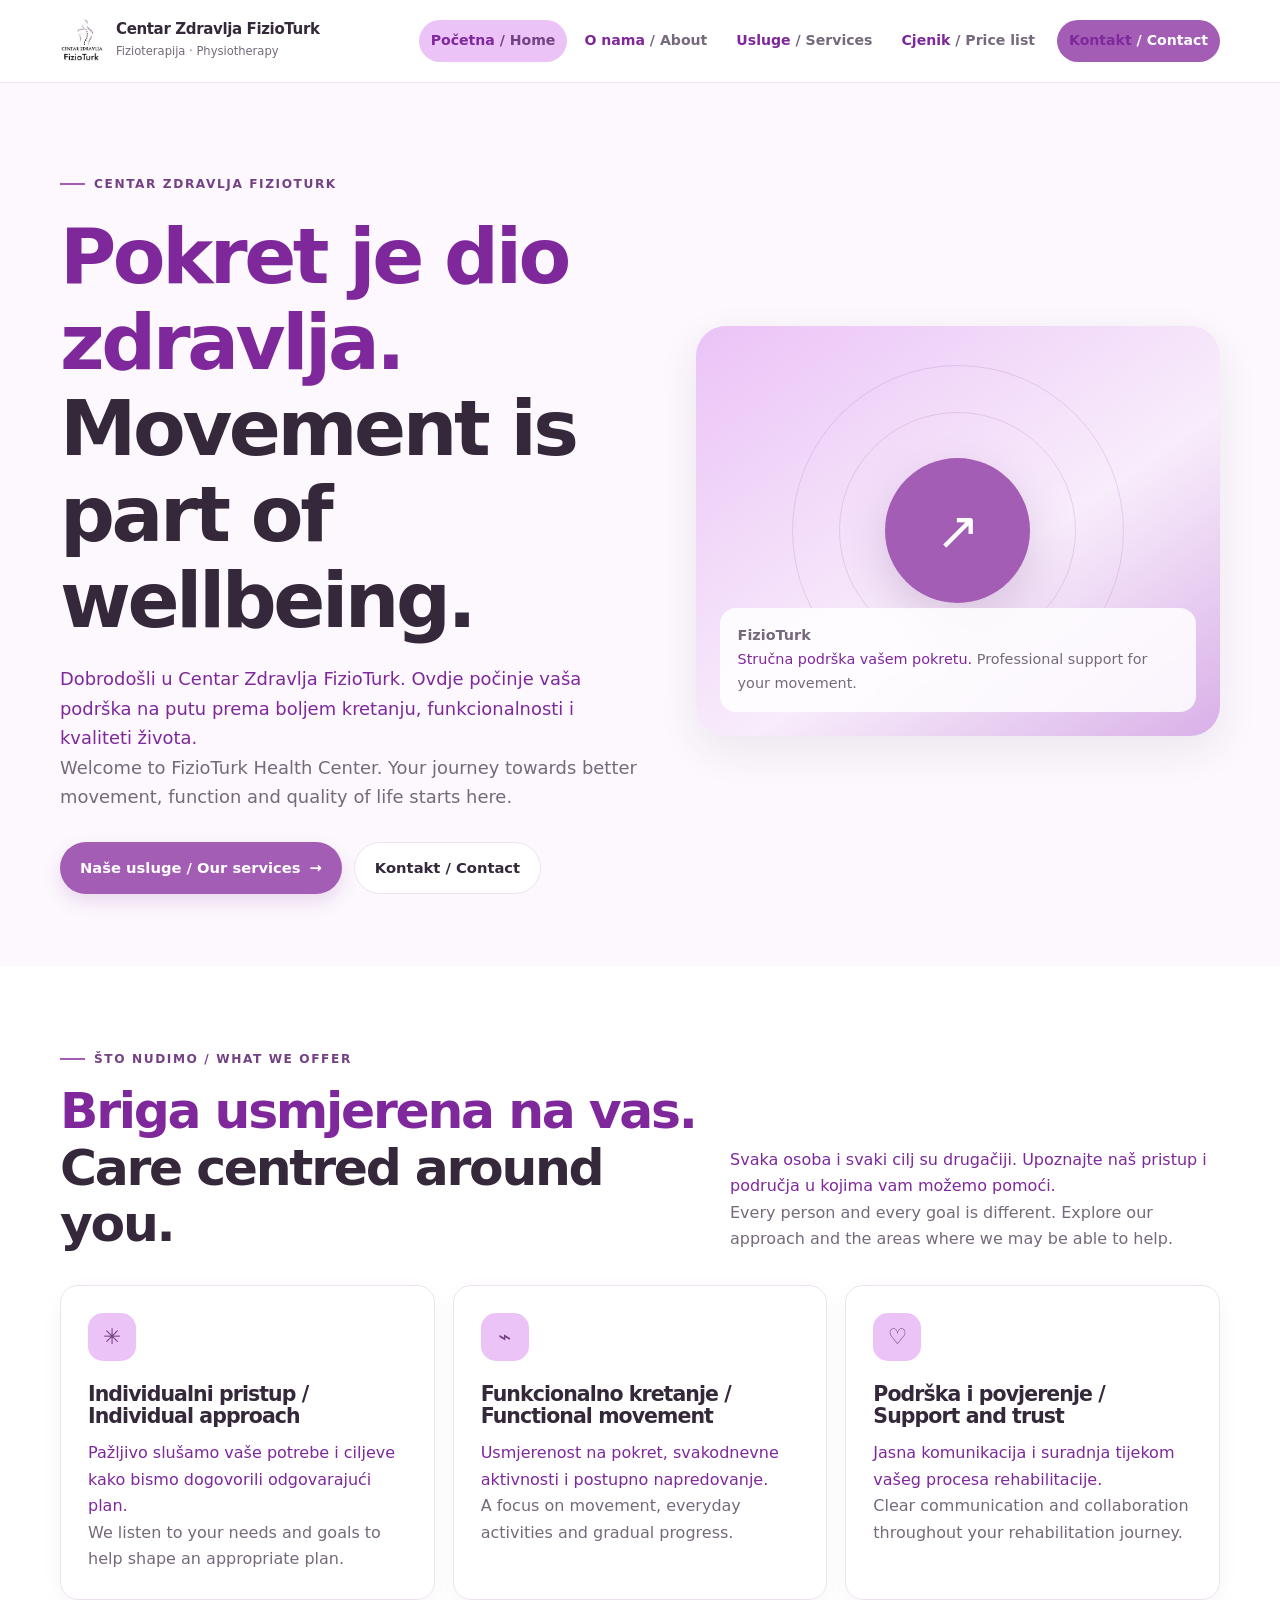
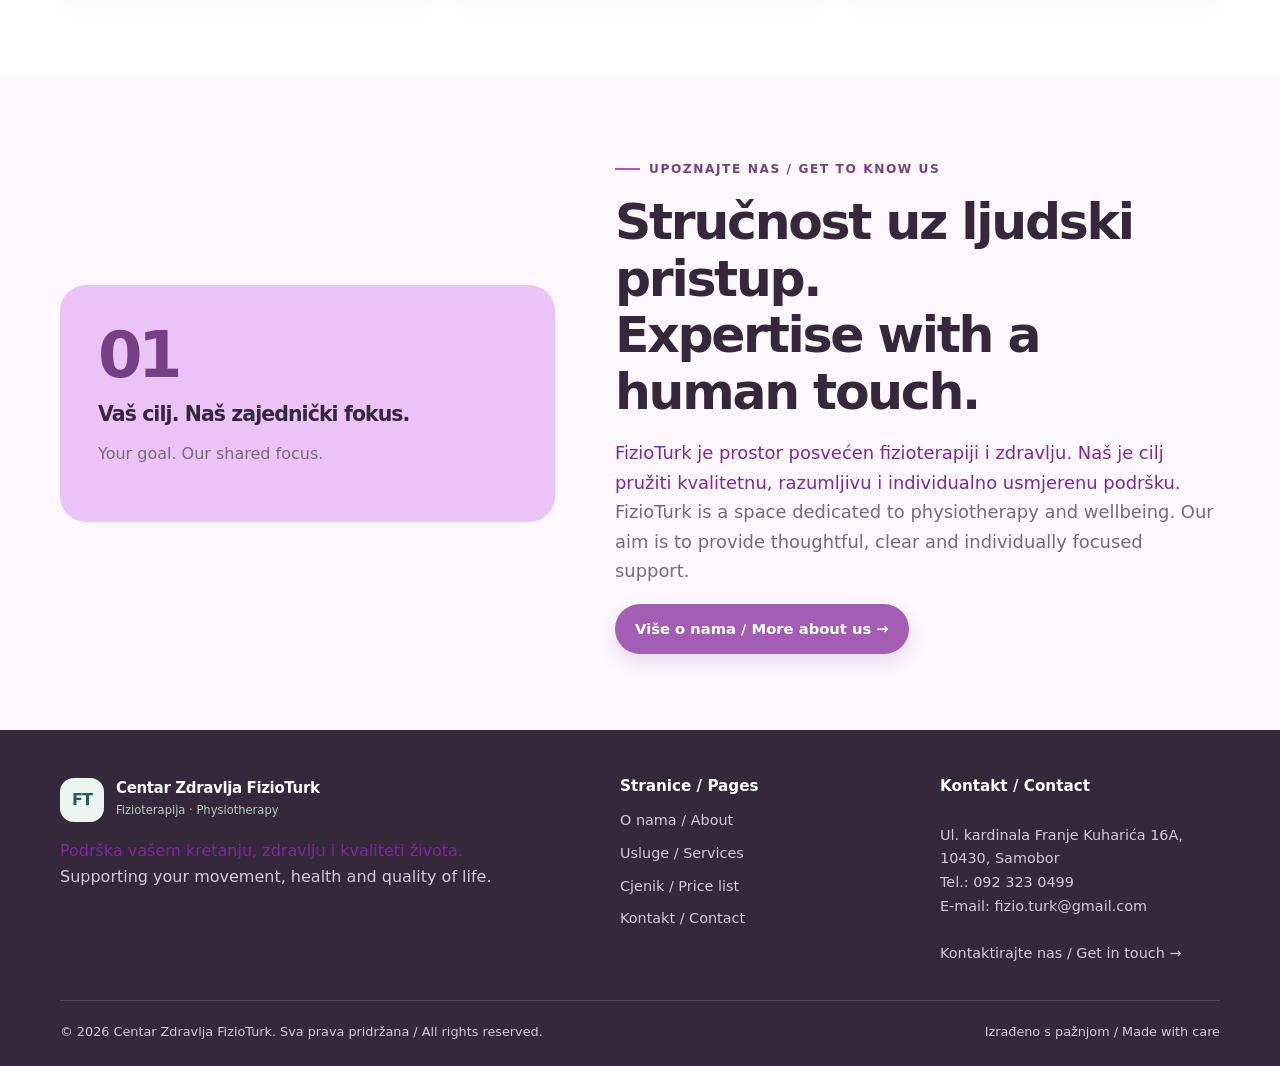
<file: index.html>
<!doctype html>
<html lang="hr">
<head>
  <meta charset="utf-8">
  <meta name="viewport" content="width=device-width, initial-scale=1">
  <meta name="description" content="Centar Zdravlja FizioTurk – fizioterapija i podrška zdravom kretanju.">
  <title>Početna / Home | Centar Zdravlja FizioTurk</title>
  <link rel="stylesheet" href="styles.css">
  <link rel="icon" type="image/x-icon" href="logo.jpg">
</head>
<body>

<a class="skip-link" href="#main">Preskoči na sadržaj / Skip to content</a>
<header class="site-header">
  <div class="container header-inner">
    <a class="brand" href="index.html" aria-label="Centar Zdravlja FizioTurk – početna / home">
      <img src="logo.jpg" class="brand-mark" aria-hidden="true"></span>
      <span><span class="brand-name">Centar Zdravlja FizioTurk</span><span class="brand-subtitle">Fizioterapija · Physiotherapy</span></span>
    </a>
    <nav class="nav" aria-label="Glavna navigacija / Main navigation"><a href="index.html" aria-current="page"><span lang="hr">Početna</span> / <span lang="en">Home</span></a><a href="about.html"><span lang="hr">O nama</span> / <span lang="en">About</span></a><a href="services.html"><span lang="hr">Usluge</span> / <span lang="en">Services</span></a><a href="projects.html"><span lang="hr">Cjenik</span> / <span lang="en">Price list</span></a><a href="contact.html" class="nav-contact"><span lang="hr">Kontakt</span> / <span lang="en">Contact</span></a></nav>
  </div>
</header>

<main id="main">

<section class="hero">
  <div class="container hero-grid">
    <div>
      <span class="eyebrow">Centar Zdravlja FizioTurk</span>
      <h1><span lang="hr">Pokret je dio zdravlja.</span><br><span lang="en">Movement is part of wellbeing.</span></h1>
      <p class="lead"><span lang="hr">Dobrodošli u Centar Zdravlja FizioTurk. Ovdje počinje vaša podrška na putu prema boljem kretanju, funkcionalnosti i kvaliteti života.</span><br><span class="en" lang="en">Welcome to FizioTurk Health Center. Your journey towards better movement, function and quality of life starts here.</span></p>
      <div class="hero-actions">
        <a class="button button-primary" href="services.html">Naše usluge / Our services <span aria-hidden="true">→</span></a>
        <a class="button button-secondary" href="contact.html">Kontakt / Contact</a>
      </div>
    </div>
    <div class="hero-visual" role="img" aria-label="Apstraktni simbol pokreta / Abstract movement symbol">
      <div class="visual-symbol">↗</div>
      <div class="visual-note"><strong>FizioTurk</strong><br><span lang="hr">Stručna podrška vašem pokretu.</span> <span lang="en">Professional support for your movement.</span></div>
    </div>
  </div>
</section>
<section class="section section-white">
  <div class="container">
    <div class="section-heading">
      <div><span class="eyebrow">Što nudimo / What we offer</span><h2 style="margin-top:14px"><span lang="hr">Briga usmjerena na vas.</span><br><span lang="en">Care centred around you.</span></h2></div>
      <p><span lang="hr">Svaka osoba i svaki cilj su drugačiji. Upoznajte naš pristup i područja u kojima vam možemo pomoći.</span><br><span lang="en">Every person and every goal is different. Explore our approach and the areas where we may be able to help.</span></p>
    </div>
    <div class="cards">
      <article class="card"><div class="card-icon">✳</div><h3>Individualni pristup / Individual approach</h3><p><span lang="hr">Pažljivo slušamo vaše potrebe i ciljeve kako bismo dogovorili odgovarajući plan.</span><br><span lang="en">We listen to your needs and goals to help shape an appropriate plan.</span></p></article>
      <article class="card"><div class="card-icon">⌁</div><h3>Funkcionalno kretanje / Functional movement</h3><p><span lang="hr">Usmjerenost na pokret, svakodnevne aktivnosti i postupno napredovanje.</span><br><span lang="en">A focus on movement, everyday activities and gradual progress.</span></p></article>
      <article class="card"><div class="card-icon">♡</div><h3>Podrška i povjerenje / Support and trust</h3><p><span lang="hr">Jasna komunikacija i suradnja tijekom vašeg procesa rehabilitacije.</span><br><span lang="en">Clear communication and collaboration throughout your rehabilitation journey.</span></p></article>
    </div>
  </div>
</section>
<section class="section">
  <div class="container split">
    <div class="panel"><div class="big-number">01</div><h3 style="margin-top:16px">Vaš cilj. Naš zajednički fokus.</h3><p>Your goal. Our shared focus.</p></div>
    <div><span class="eyebrow">Upoznajte nas / Get to know us</span><h2 style="margin:15px 0">Stručnost uz ljudski pristup.<br>Expertise with a human touch.</h2><p class="lead"><span lang="hr">FizioTurk je prostor posvećen fizioterapiji i zdravlju. Naš je cilj pružiti kvalitetnu, razumljivu i individualno usmjerenu podršku.</span><br><span lang="en">FizioTurk is a space dedicated to physiotherapy and wellbeing. Our aim is to provide thoughtful, clear and individually focused support.</span></p><a class="button button-primary" href="about.html">Više o nama / More about us →</a></div>
  </div>
</section>

</main>

<footer class="site-footer">
  <div class="container">
    <div class="footer-grid">
      <div class="footer-brand">
        <a class="brand" href="index.html">
          <span class="brand-mark" style="background:#edf5f1;color:#285b54">FT</span>
          <span><span class="brand-name">Centar Zdravlja FizioTurk</span><span class="brand-subtitle" style="color:#b9cbc4">Fizioterapija · Physiotherapy</span></span>
        </a>
        <p><span lang="hr">Podrška vašem kretanju, zdravlju i kvaliteti života.</span><br><span lang="en">Supporting your movement, health and quality of life.</span></p>
      </div>
      <div class="footer-col">
        <h3>Stranice / Pages</h3>
        <a href="about.html">O nama / About</a>
        <a href="services.html">Usluge / Services</a>
        <a href="projects.html">Cjenik / Price list</a>
        <a href="contact.html">Kontakt / Contact</a>
      </div>
      <div class="footer-col">
        <h3>Kontakt / Contact</h3>
        <p>Ul. kardinala Franje Kuharića 16A, 10430, Samobor<br>Tel.: 092 323 0499<br>E-mail: fizio.turk@gmail.com</p>
        <a href="contact.html">Kontaktirajte nas / Get in touch →</a>
      </div>
    </div>
    <div class="footer-bottom">
      <span>© 2026 Centar Zdravlja FizioTurk. Sva prava pridržana / All rights reserved.</span>
      <span>Izrađeno s pažnjom / Made with care</span>
    </div>
  </div>
</footer>

</body>
</html>
</file>
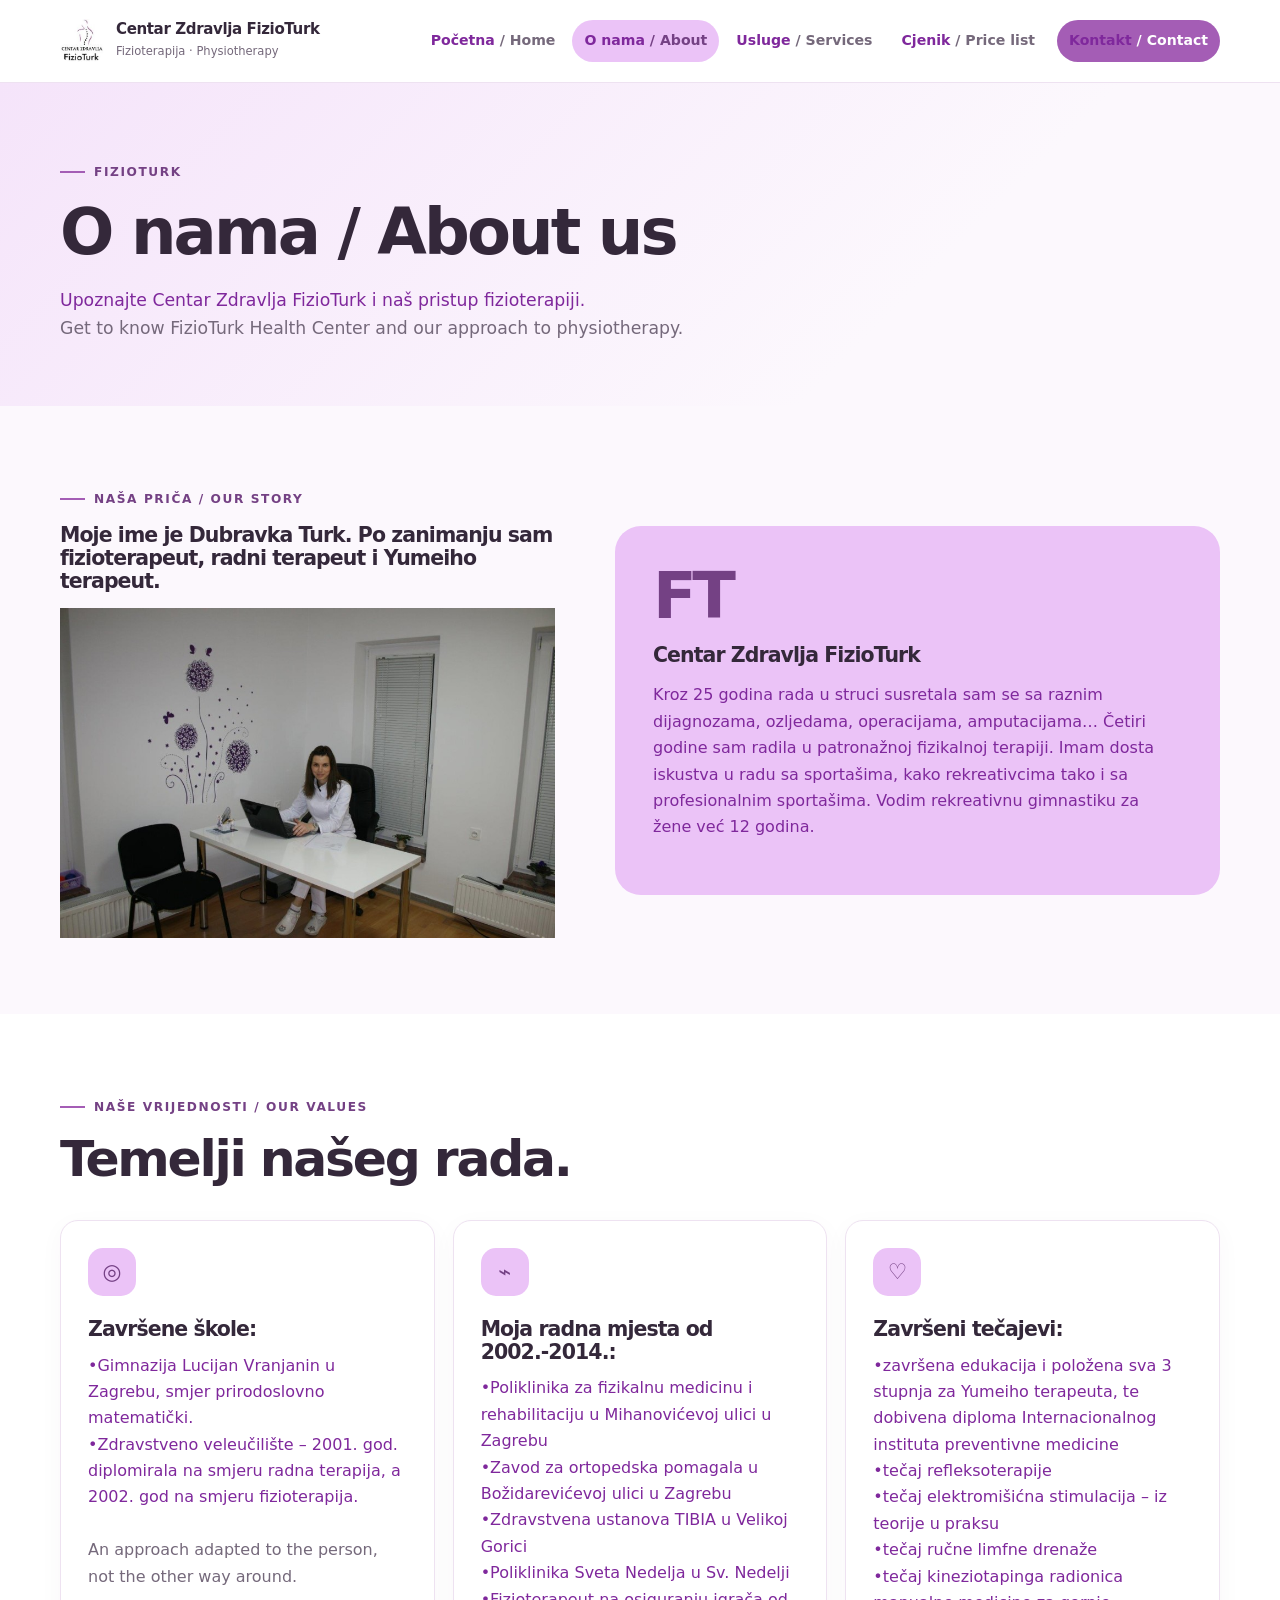
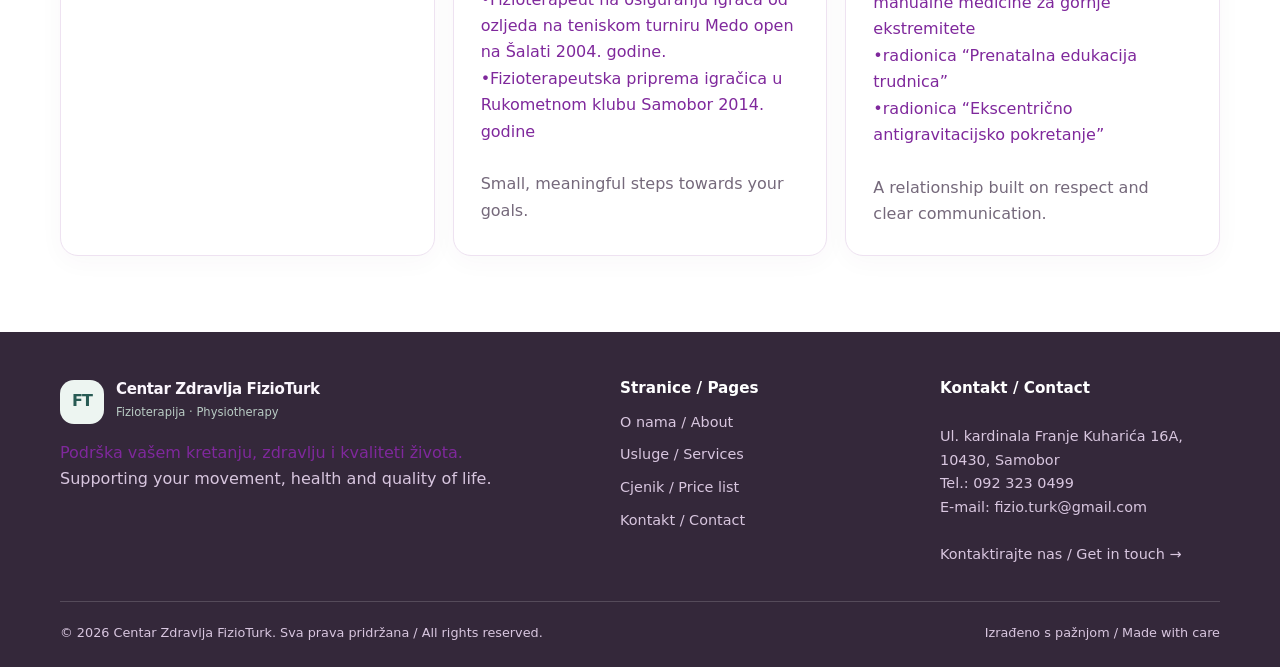
<file: about.html>
<!doctype html>
<html lang="hr">
<head>
  <meta charset="utf-8">
  <meta name="viewport" content="width=device-width, initial-scale=1">
  <meta name="description" content="Centar Zdravlja FizioTurk – fizioterapija i podrška zdravom kretanju.">
  <title>O nama / About | Centar Zdravlja FizioTurk</title>
  <link rel="stylesheet" href="styles.css">
</head>
<body>

<a class="skip-link" href="#main">Preskoči na sadržaj / Skip to content</a>
<header class="site-header">
  <div class="container header-inner">
    <a class="brand" href="index.html" aria-label="Centar Zdravlja FizioTurk – početna / home">
      <img src="logo.jpg" class="brand-mark" aria-hidden="true"></span>
      <span><span class="brand-name">Centar Zdravlja FizioTurk</span><span class="brand-subtitle">Fizioterapija · Physiotherapy</span></span>
    </a>
    <nav class="nav" aria-label="Glavna navigacija / Main navigation"><a href="index.html"><span lang="hr">Početna</span> / <span lang="en">Home</span></a><a href="about.html" aria-current="page"><span lang="hr">O nama</span> / <span lang="en">About</span></a><a href="services.html"><span lang="hr">Usluge</span> / <span lang="en">Services</span></a><a href="projects.html"><span lang="hr">Cjenik</span> / <span lang="en">Price list</span></a><a href="contact.html" class="nav-contact"><span lang="hr">Kontakt</span> / <span lang="en">Contact</span></a></nav>
  </div>
</header>

<main id="main">

<section class="page-hero"><div class="container"><span class="eyebrow">FizioTurk</span><h1>O nama / About us</h1><p><span lang="hr">Upoznajte Centar Zdravlja FizioTurk i naš pristup fizioterapiji.</span><br><span lang="en">Get to know FizioTurk Health Center and our approach to physiotherapy.</span></p></div></section>
<section class="section"><div class="container split">
  <div><span class="eyebrow">Naša priča / Our story</span><h3 style="margin:15px 0">Moje ime je Dubravka Turk. Po zanimanju sam fizioterapeut, radni terapeut i Yumeiho terapeut.</h3><img max-width="100%" height= "auto" display: block src="pic1.jpg"></span></div>
  <div class="panel"><div class="big-number">FT</div><h3 style="margin-top:16px">Centar Zdravlja FizioTurk</h3><p><span lang="hr">Kroz 25 godina rada u struci susretala sam se sa raznim dijagnozama, ozljedama, operacijama, amputacijama… Četiri godine sam radila u patronažnoj fizikalnoj terapiji. Imam dosta iskustva u radu sa sportašima, kako rekreativcima tako i sa profesionalnim sportašima. Vodim rekreativnu gimnastiku za žene već 12 godina.</span> <!--<br><span lang="en">A place for professional support, movement and wellbeing.</span></p></div> -->
</div></section>
<section class="section section-white"><div class="container"><div class="section-heading"><div><span class="eyebrow">Naše vrijednosti / Our values</span><h2 style="margin-top:14px">Temelji našeg rada.</h2></div></div><div class="cards">
<article class="card"><div class="card-icon">◎</div><h3>Završene škole:</h3><p><span lang="hr">•Gimnazija Lucijan Vranjanin u Zagrebu, smjer prirodoslovno matematički.
<br>•Zdravstveno veleučilište – 2001. god. diplomirala na smjeru radna terapija, a  2002. god na smjeru fizioterapija.</span>
<br><br>
<span lang="en">An approach adapted to the person, not the other way around.</span></p></article>
<article class="card"><div class="card-icon">⌁</div><h3>Moja radna mjesta od 2002.-2014.:</h3><p><span lang="hr">•Poliklinika za fizikalnu medicinu i rehabilitaciju u Mihanovićevoj ulici u Zagrebu
  <br>•Zavod za ortopedska pomagala u Božidarevićevoj ulici u Zagrebu
  <br>•Zdravstvena ustanova TIBIA u Velikoj Gorici
  <br>•Poliklinika Sveta Nedelja u Sv. Nedelji
  <br>•Fizioterapeut na osiguranju igrača od ozljeda na teniskom turniru Medo open na Šalati 2004. godine.
  <br>•Fizioterapeutska priprema igračica u Rukometnom klubu Samobor 2014. godine
  </span><br><br><span lang="en">Small, meaningful steps towards your goals.</span></p></article>
<article class="card"><div class="card-icon">♡</div><h3>Završeni tečajevi:</h3><p><span lang="hr">•završena edukacija i položena sva 3 stupnja za Yumeiho terapeuta, te dobivena diploma Internacionalnog instituta preventivne medicine
  <br>•tečaj refleksoterapije
  <br>•tečaj elektromišićna stimulacija – iz teorije u praksu
  <br>•tečaj ručne limfne drenaže
  <br>•tečaj kineziotapinga radionica manualne medicine za gornje ekstremitete
  <br>•radionica “Prenatalna edukacija trudnica”
  <br>•radionica “Ekscentrično antigravitacijsko pokretanje”
  </span><br><br><span lang="en">A relationship built on respect and clear communication.</span></p></article>
</div></div></section>

</main>

<footer class="site-footer">
  <div class="container">
    <div class="footer-grid">
      <div class="footer-brand">
        <a class="brand" href="index.html">
          <span class="brand-mark" style="background:#edf5f1;color:#285b54">FT</span>
          <span><span class="brand-name">Centar Zdravlja FizioTurk</span><span class="brand-subtitle" style="color:#b9cbc4">Fizioterapija · Physiotherapy</span></span>
        </a>
        <p><span lang="hr">Podrška vašem kretanju, zdravlju i kvaliteti života.</span><br><span lang="en">Supporting your movement, health and quality of life.</span></p>
      </div>
      <div class="footer-col">
        <h3>Stranice / Pages</h3>
        <a href="about.html">O nama / About</a>
        <a href="services.html">Usluge / Services</a>
        <a href="projects.html">Cjenik / Price list</a>
        <a href="contact.html">Kontakt / Contact</a>
      </div>
      <div class="footer-col">
        <h3>Kontakt / Contact</h3>
        <p>Ul. kardinala Franje Kuharića 16A, 10430, Samobor<br>Tel.: 092 323 0499<br>E-mail: fizio.turk@gmail.com</p>
        <a href="contact.html">Kontaktirajte nas / Get in touch →</a>
      </div>
    </div>
    <div class="footer-bottom">
      <span>© 2026 Centar Zdravlja FizioTurk. Sva prava pridržana / All rights reserved.</span>
      <span>Izrađeno s pažnjom / Made with care</span>
    </div>
  </div>
</footer>

</body>
</html>
</file>
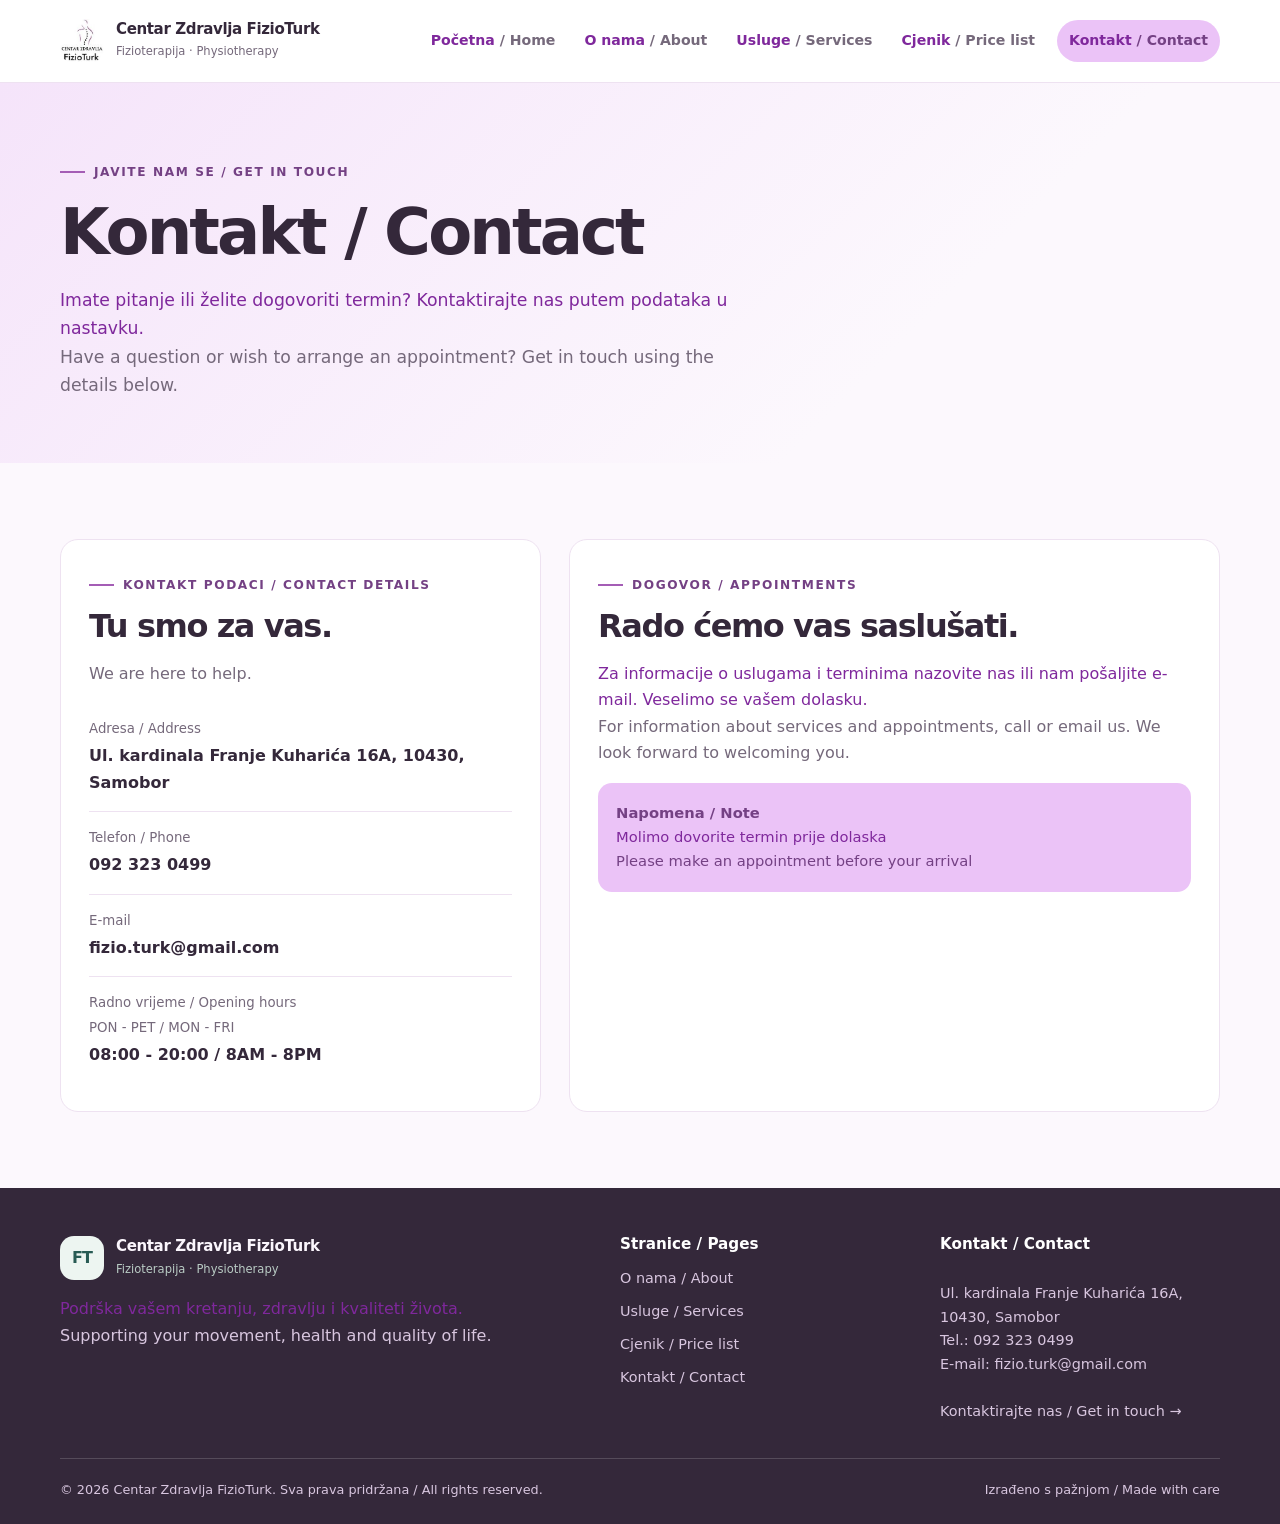
<file: contact.html>
<!doctype html>
<html lang="hr">
<head>
  <meta charset="utf-8">
  <meta name="viewport" content="width=device-width, initial-scale=1">
  <meta name="description" content="Centar Zdravlja FizioTurk – fizioterapija i podrška zdravom kretanju.">
  <title>Kontakt / Contact | Centar Zdravlja FizioTurk</title>
  <link rel="stylesheet" href="styles.css">
</head>
<body>

<a class="skip-link" href="#main">Preskoči na sadržaj / Skip to content</a>
<header class="site-header">
  <div class="container header-inner">
    <a class="brand" href="index.html" aria-label="Centar Zdravlja FizioTurk – početna / home">
      <img src="logo.jpg" class="brand-mark" aria-hidden="true"></span>
      <span><span class="brand-name">Centar Zdravlja FizioTurk</span><span class="brand-subtitle">Fizioterapija · Physiotherapy</span></span>
    </a>
    <nav class="nav" aria-label="Glavna navigacija / Main navigation"><a href="index.html"><span lang="hr">Početna</span> / <span lang="en">Home</span></a><a href="about.html"><span lang="hr">O nama</span> / <span lang="en">About</span></a><a href="services.html"><span lang="hr">Usluge</span> / <span lang="en">Services</span></a><a href="projects.html"><span lang="hr">Cjenik</span> / <span lang="en">Price list</span></a><a href="contact.html" aria-current="page" class="nav-contact"><span lang="hr">Kontakt</span> / <span lang="en">Contact</span></a></nav>
  </div>
</header>

<main id="main">

<section class="page-hero"><div class="container"><span class="eyebrow">Javite nam se / Get in touch</span><h1>Kontakt / Contact</h1><p><span lang="hr">Imate pitanje ili želite dogovoriti termin? Kontaktirajte nas putem podataka u nastavku.</span><br><span lang="en">Have a question or wish to arrange an appointment? Get in touch using the details below.</span></p></div></section>
<section class="section"><div class="container contact-grid">
<div class="contact-card"><span class="eyebrow">Kontakt podaci / Contact details</span><h2 style="font-size:2rem;margin:14px 0">Tu smo za vas.</h2><p style="color:var(--color-muted)">We are here to help.</p>
<div class="contact-item"><small>Adresa / Address</small><strong>Ul. kardinala Franje Kuharića 16A, 10430, Samobor</strong></div>
<div class="contact-item"><small>Telefon / Phone</small><strong>092 323 0499</strong></div>
<div class="contact-item"><small>E-mail</small><strong>fizio.turk@gmail.com</strong></div>
<div class="contact-item"><small>Radno vrijeme / Opening hours</small><small>PON - PET / MON - FRI</small><strong>08:00 - 20:00 / 8AM - 8PM</strong></div>
</div>
<div class="contact-card"><span class="eyebrow">Dogovor / Appointments</span><h2 style="font-size:2rem;margin:14px 0">Rado ćemo vas saslušati.</h2><p style="color:var(--color-muted)"><span lang="hr">Za informacije o uslugama i terminima nazovite nas ili nam pošaljite e-mail. Veselimo se vašem dolasku.</span><br><span lang="en">For information about services and appointments, call or email us. We look forward to welcoming you.</span></p>
<div class="form-note"><strong>Napomena / Note</strong><br><span lang="hr">Molimo dovorite termin prije dolaska</span><br><span lang="en">Please make an appointment before your arrival</span></div>
</div>
</div></section>

</main>

<footer class="site-footer">
  <div class="container">
    <div class="footer-grid">
      <div class="footer-brand">
        <a class="brand" href="index.html">
          <span class="brand-mark" style="background:#edf5f1;color:#285b54">FT</span>
          <span><span class="brand-name">Centar Zdravlja FizioTurk</span><span class="brand-subtitle" style="color:#b9cbc4">Fizioterapija · Physiotherapy</span></span>
        </a>
        <p><span lang="hr">Podrška vašem kretanju, zdravlju i kvaliteti života.</span><br><span lang="en">Supporting your movement, health and quality of life.</span></p>
      </div>
      <div class="footer-col">
        <h3>Stranice / Pages</h3>
        <a href="about.html">O nama / About</a>
        <a href="services.html">Usluge / Services</a>
        <a href="projects.html">Cjenik / Price list</a>
        <a href="contact.html">Kontakt / Contact</a>
      </div>
      <div class="footer-col">
        <h3>Kontakt / Contact</h3>
        <p>Ul. kardinala Franje Kuharića 16A, 10430, Samobor<br>Tel.: 092 323 0499<br>E-mail: fizio.turk@gmail.com</p>
        <a href="contact.html">Kontaktirajte nas / Get in touch →</a>
      </div>
    </div>
    <div class="footer-bottom">
      <span>© 2026 Centar Zdravlja FizioTurk. Sva prava pridržana / All rights reserved.</span>
      <span>Izrađeno s pažnjom / Made with care</span>
    </div>
  </div>
</footer>

</body>
</html>
</file>
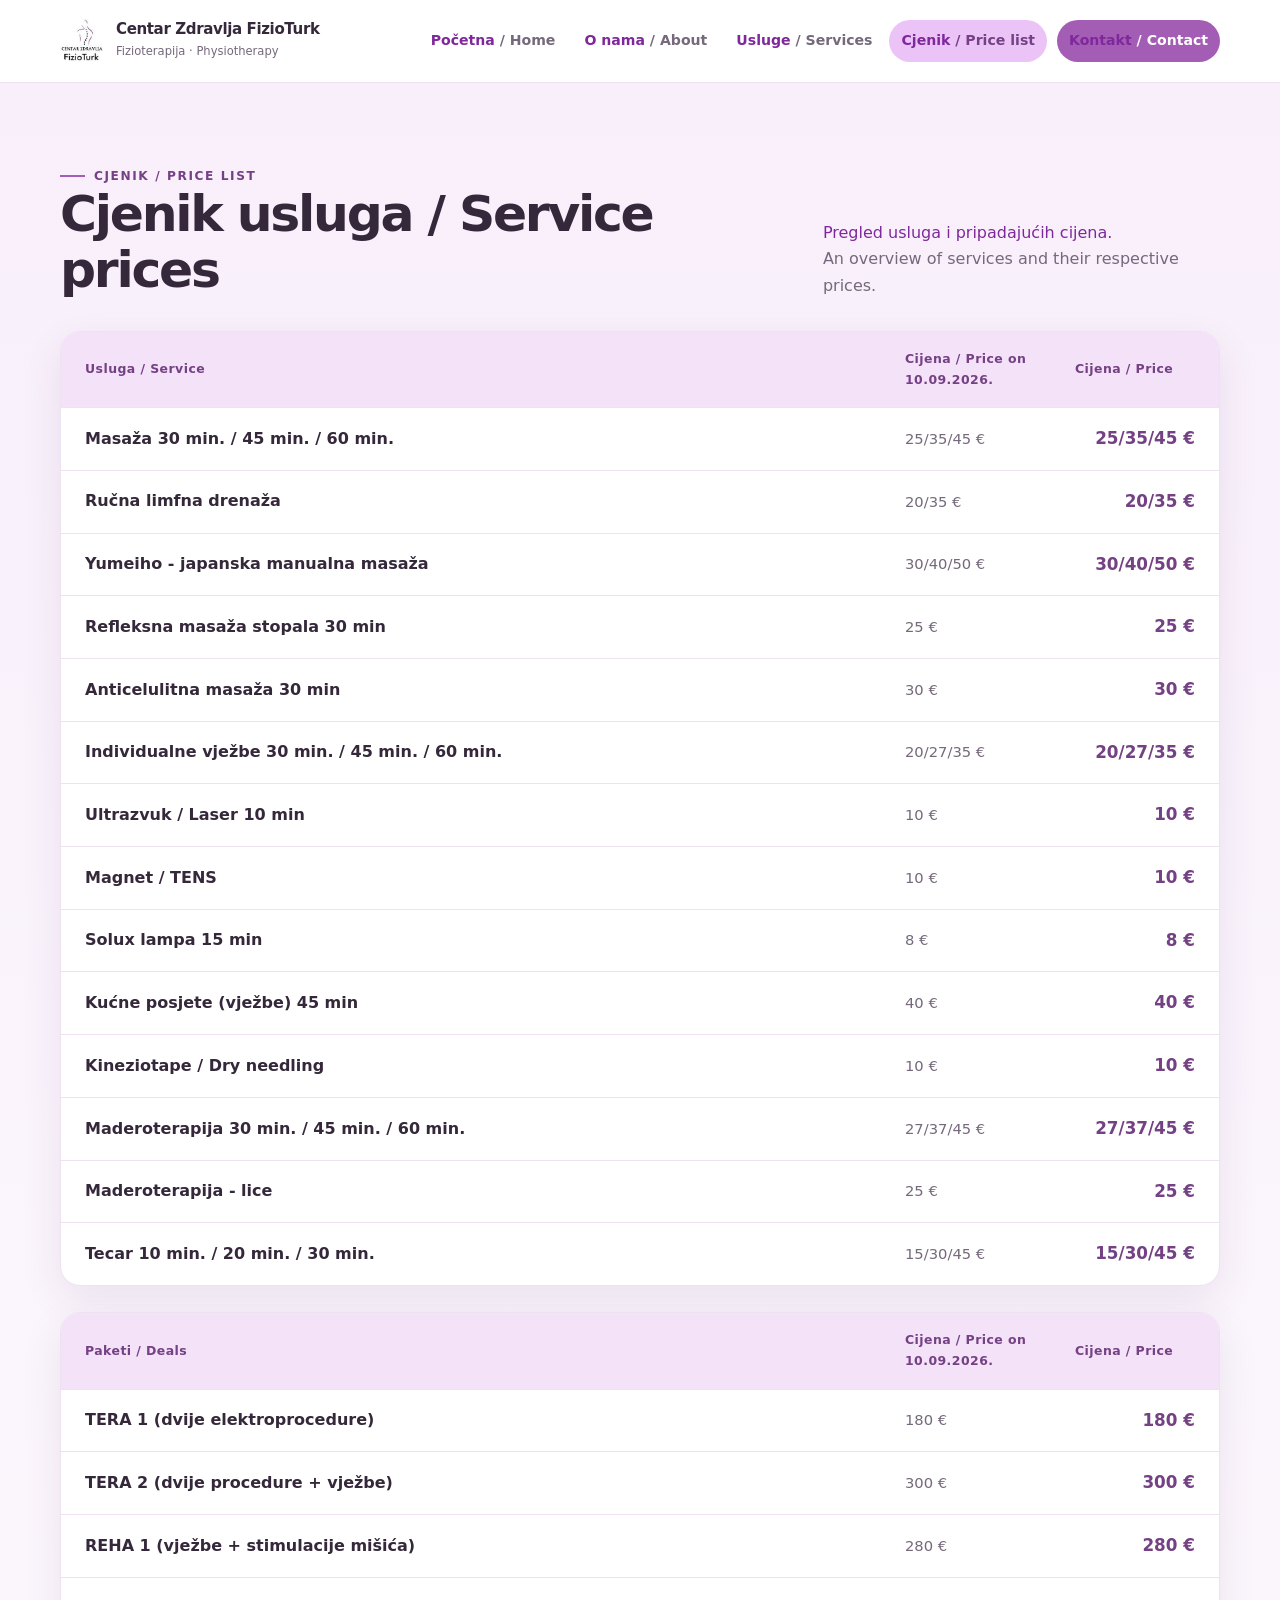
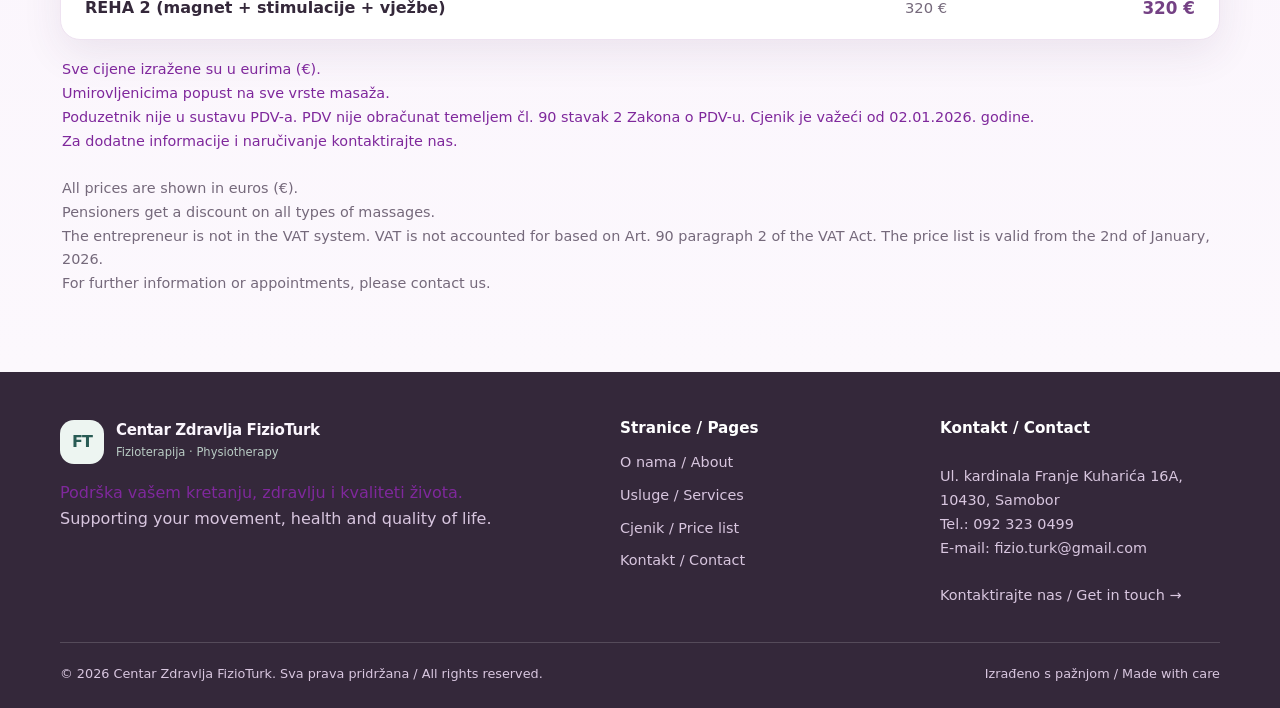
<file: projects.html>
<!doctype html>
<html lang="hr">
<head>
  <meta charset="utf-8">
  <meta name="viewport" content="width=device-width, initial-scale=1">
  <meta name="description" content="Centar Zdravlja FizioTurk – fizioterapija i podrška zdravom kretanju.">
  <title>Projekti / Projects | Centar Zdravlja FizioTurk</title>
  <link rel="stylesheet" href="styles.css">
</head>
<body>

<a class="skip-link" href="#main">Preskoči na sadržaj / Skip to content</a>
<header class="site-header">
  <div class="container header-inner">
    <a class="brand" href="index.html" aria-label="Centar Zdravlja FizioTurk – početna / home">
      <img src="logo.jpg" class="brand-mark" aria-hidden="true"></span>
      <span><span class="brand-name">Centar Zdravlja FizioTurk</span><span class="brand-subtitle">Fizioterapija · Physiotherapy</span></span>
    </a>
    <nav class="nav" aria-label="Glavna navigacija / Main navigation"><a href="index.html"><span lang="hr">Početna</span> / <span lang="en">Home</span></a><a href="about.html"><span lang="hr">O nama</span> / <span lang="en">About</span></a><a href="services.html"><span lang="hr">Usluge</span> / <span lang="en">Services</span></a><a href="projects.html" aria-current="page"><span lang="hr">Cjenik</span> / <span lang="en">Price list</span></a><a href="contact.html" class="nav-contact"><span lang="hr">Kontakt</span> / <span lang="en">Contact</span></a></nav>
  </div>
</header>

<main id="main">

<!--<section class="page-hero"><div class="container"><span class="eyebrow">Naš rad / Our work</span><h1>Projekti / Portfolio</h1><p><span lang="hr">Prostor za prikaz aktivnosti centra, edukacija, suradnji i priča o radu. Ovdje objavljujte samo sadržaj za koji imate odgovarajuće dozvole.</span><br><span lang="en">A place to showcase centre activities, education, collaborations and work highlights. Publish only content for which you have the appropriate permissions.</span></p></div></section> -->

<script type="text/javascript">
  class SiteHeader extends HTMLElement {
      connectedCallback() {
          fetch('cjenik-tablica.html')
              .then(res => res.text())
              .then(html => { this.innerHTML = html; });
      }
  }
  customElements.define('cjenik-tablica', SiteHeader);
</script>
<cjenik-tablica></cjenik-tablica>

</main>

<footer class="site-footer">
  <div class="container">
    <div class="footer-grid">
      <div class="footer-brand">
        <a class="brand" href="index.html">
          <span class="brand-mark" style="background:#edf5f1;color:#285b54">FT</span>
          <span><span class="brand-name">Centar Zdravlja FizioTurk</span><span class="brand-subtitle" style="color:#b9cbc4">Fizioterapija · Physiotherapy</span></span>
        </a>
        <p><span lang="hr">Podrška vašem kretanju, zdravlju i kvaliteti života.</span><br><span lang="en">Supporting your movement, health and quality of life.</span></p>
      </div>
      <div class="footer-col">
        <h3>Stranice / Pages</h3>
        <a href="about.html">O nama / About</a>
        <a href="services.html">Usluge / Services</a>
        <a href="projects.html">Cjenik / Price list</a>
        <a href="contact.html">Kontakt / Contact</a>
      </div>
      <div class="footer-col">
        <h3>Kontakt / Contact</h3>
        <p>Ul. kardinala Franje Kuharića 16A, 10430, Samobor<br>Tel.: 092 323 0499<br>E-mail: fizio.turk@gmail.com</p>
        <a href="contact.html">Kontaktirajte nas / Get in touch →</a>
      </div>
    </div>
    <div class="footer-bottom">
      <span>© 2026 Centar Zdravlja FizioTurk. Sva prava pridržana / All rights reserved.</span>
      <span>Izrađeno s pažnjom / Made with care</span>
    </div>
  </div>
</footer>

</body>
</html>
</file>
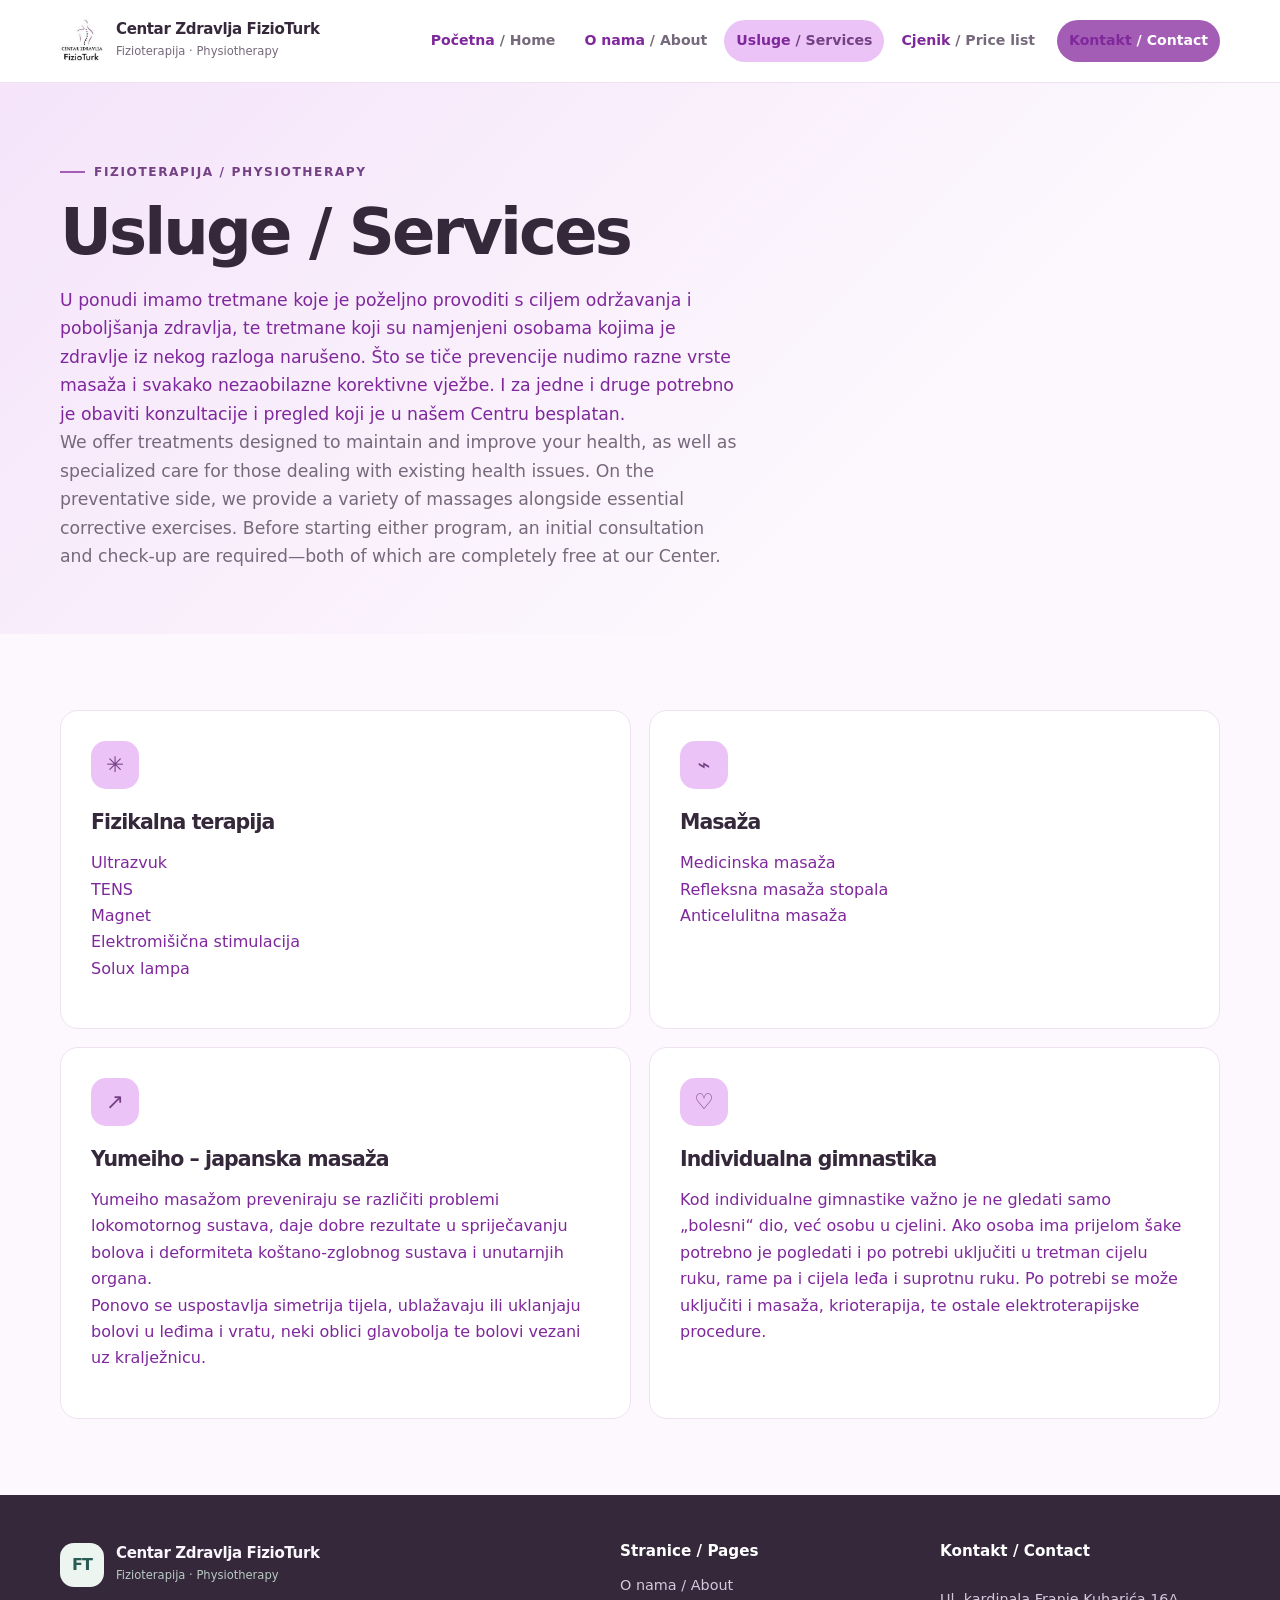
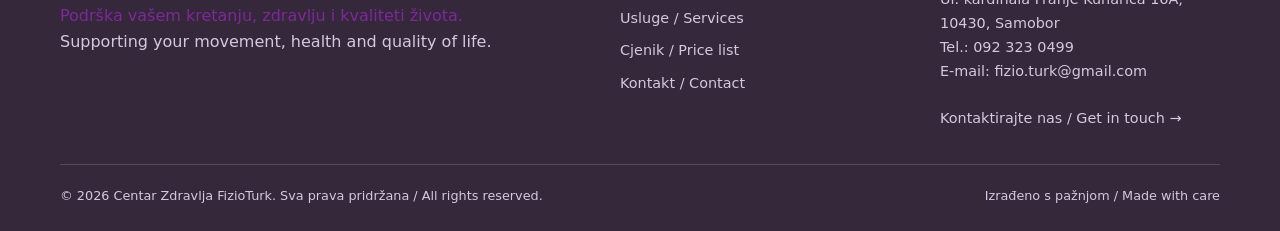
<file: services.html>
<!doctype html>
<html lang="hr">
<head>
  <meta charset="utf-8">
  <meta name="viewport" content="width=device-width, initial-scale=1">
  <meta name="description" content="Centar Zdravlja FizioTurk – fizioterapija i podrška zdravom kretanju.">
  <title>Usluge / Services | Centar Zdravlja FizioTurk</title>
  <link rel="stylesheet" href="styles.css">
</head>
<body>

<a class="skip-link" href="#main">Preskoči na sadržaj / Skip to content</a>
<header class="site-header">
  <div class="container header-inner">
    <a class="brand" href="index.html" aria-label="Centar Zdravlja FizioTurk – početna / home">
      <img src="logo.jpg" class="brand-mark" aria-hidden="true"></span>
      <span><span class="brand-name">Centar Zdravlja FizioTurk</span><span class="brand-subtitle">Fizioterapija · Physiotherapy</span></span>
    </a>
    <nav class="nav" aria-label="Glavna navigacija / Main navigation"><a href="index.html"><span lang="hr">Početna</span> / <span lang="en">Home</span></a><a href="about.html"><span lang="hr">O nama</span> / <span lang="en">About</span></a><a href="services.html" aria-current="page"><span lang="hr">Usluge</span> / <span lang="en">Services</span></a><a href="projects.html"><span lang="hr">Cjenik</span> / <span lang="en">Price list</span></a><a href="contact.html" class="nav-contact"><span lang="hr">Kontakt</span> / <span lang="en">Contact</span></a></nav>
  </div>
</header>

<main id="main">

<section class="page-hero"><div class="container"><span class="eyebrow">Fizioterapija / Physiotherapy</span><h1>Usluge / Services</h1><p><span lang="hr">U ponudi imamo tretmane koje je poželjno provoditi s ciljem održavanja i poboljšanja zdravlja, te tretmane koji su namjenjeni osobama kojima je zdravlje iz nekog razloga narušeno. Što se tiče prevencije nudimo razne vrste masaža i svakako nezaobilazne korektivne vježbe. I za jedne i druge potrebno je obaviti konzultacije i pregled koji je u našem Centru besplatan.</span><br>
<span lang="en">We offer treatments designed to maintain and improve your health, as well as specialized care for those dealing with existing health issues. On the preventative side, we provide a variety of massages alongside essential corrective exercises. Before starting either program, an initial consultation and check-up are required—both of which are completely free at our Center.</span></p></div></section>
<section class="section"><div class="container"><div class="service-list">
<article class="service-card"><div class="card-icon">✳</div><h3>Fizikalna terapija</h3><p><span lang="hr">Ultrazvuk<br>TENS<br>Magnet<br>Elektromišična stimulacija<br>Solux lampa</span><!--<br><span lang="en">Assessment of functional status and a therapy plan tailored to your needs and goals.</span>--></p></article>
<article class="service-card"><div class="card-icon">⌁</div><h3>Masaža</h3><p><span lang="hr">Medicinska masaža<br>Refleksna masaža stopala<br>Anticelulitna masaža</span></p></article>
<article class="service-card"><div class="card-icon">↗</div><h3>Yumeiho – japanska masaža</h3><p><span lang="hr">Yumeiho masažom preveniraju se različiti problemi lokomotornog sustava, daje dobre rezultate u spriječavanju bolova i deformiteta koštano-zglobnog sustava i unutarnjih organa.<br>Ponovo se uspostavlja simetrija tijela, ublažavaju ili uklanjaju bolovi u leđima i vratu, neki oblici glavobolja te bolovi vezani uz kralježnicu.</span></p></article>
<article class="service-card"><div class="card-icon">♡</div><h3>Individualna gimnastika</h3><p><span lang="hr">Kod individualne gimnastike važno je ne gledati samo „bolesni“ dio, već osobu u cjelini. Ako osoba ima prijelom šake potrebno je pogledati i po potrebi uključiti u tretman cijelu ruku, rame pa i cijela leđa i suprotnu ruku. Po potrebi se može uključiti i masaža, krioterapija, te ostale elektroterapijske procedure.</span></p></article>
<!--</div><p class="notice" style="margin-top:24px"><span lang="hr">Napomena: popis usluga potrebno je provjeriti i uskladiti s uslugama koje centar stvarno pruža.</span><br><span lang="en">Note: please verify and adjust this list to reflect the services the centre actually provides.</span></p></div></section> -->

</main>

<footer class="site-footer">
  <div class="container">
    <div class="footer-grid">
      <div class="footer-brand">
        <a class="brand" href="index.html">
          <span class="brand-mark" style="background:#edf5f1;color:#285b54">FT</span>
          <span><span class="brand-name">Centar Zdravlja FizioTurk</span><span class="brand-subtitle" style="color:#b9cbc4">Fizioterapija · Physiotherapy</span></span>
        </a>
        <p><span lang="hr">Podrška vašem kretanju, zdravlju i kvaliteti života.</span><br><span lang="en">Supporting your movement, health and quality of life.</span></p>
      </div>
      <div class="footer-col">
        <h3>Stranice / Pages</h3>
        <a href="about.html">O nama / About</a>
        <a href="services.html">Usluge / Services</a>
        <a href="projects.html">Cjenik / Price list</a>
        <a href="contact.html">Kontakt / Contact</a>
      </div>
      <div class="footer-col">
        <h3>Kontakt / Contact</h3>
        <p>Ul. kardinala Franje Kuharića 16A, 10430, Samobor<br>Tel.: 092 323 0499<br>E-mail: fizio.turk@gmail.com</p>
        <a href="contact.html">Kontaktirajte nas / Get in touch →</a>
      </div>
    </div>
    <div class="footer-bottom">
      <span>© 2026 Centar Zdravlja FizioTurk. Sva prava pridržana / All rights reserved.</span>
      <span>Izrađeno s pažnjom / Made with care</span>
    </div>
  </div>
</footer>

</body>
</html>
</file>
<file: styles.css>
:root {
  --color-ink: #34283a;
  --color-muted: #75697b;
  --color-brand: #a45db5;
  --color-brand-dark: #744184;
  --color-accent: #ebc3f7;
  --color-bg: #fcf8fd;
  --color-surface: #ffffff;
  --color-line: #eee2f1;
  --radius: 18px;
  --shadow: 0 14px 40px rgba(80, 48, 91, .09);
  --content: 1160px;
  --font: Inter, ui-sans-serif, system-ui, -apple-system, BlinkMacSystemFont, "Segoe UI", sans-serif;
}

* { box-sizing: border-box; }
html { scroll-behavior: smooth; }
body {
  margin: 0;
  color: var(--color-ink);
  background: var(--color-bg);
  font-family: var(--font);
  line-height: 1.65;
}
a { color: inherit; text-decoration: none; }
a:hover { color: var(--color-brand); }
img { display: block; max-width: 100%; }
.container { width: min(calc(100% - 40px), var(--content)); margin-inline: auto; }
.skip-link { position: absolute; left: -9999px; top: 1rem; background: white; padding: .7rem 1rem; z-index: 20; }
.skip-link:focus { left: 1rem; }

.site-header {
  position: sticky; top: 0; z-index: 10;
  background: rgba(255,255,255,.94);
  backdrop-filter: blur(12px);
  border-bottom: 1px solid var(--color-line);
}
.header-inner { min-height: 82px; display: flex; align-items: center; justify-content: space-between; gap: 24px; }
.brand { display: flex; align-items: center; gap: 12px; min-width: 220px; }
.brand-mark {
  width: 44px; height: 44px; border-radius: 14px;
  display: grid; place-items: center; color: white;
  background: var(--color-brand); font-weight: 800; letter-spacing: -.06em;
}
.brand-name { display: block; font-size: .94rem; font-weight: 750; line-height: 1.15; letter-spacing: -.025em; }
.brand-subtitle { display: block; color: var(--color-muted); font-size: .72rem; margin-top: 4px; }
.nav { display: flex; align-items: center; gap: 5px; flex-wrap: wrap; justify-content: flex-end; }
.nav a { padding: 9px 12px; border-radius: 999px; color: var(--color-muted); font-size: .88rem; font-weight: 600; }
.nav a:hover, .nav a[aria-current="page"] { color: var(--color-brand-dark); background: var(--color-accent); }
.nav .nav-contact { color: white; background: var(--color-brand); margin-left: 5px; }
.nav .nav-contact:hover { color: white; background: var(--color-brand-dark); }

.hero { padding: 84px 0 72px; }
.hero-grid { display: grid; grid-template-columns: 1.05fr .95fr; gap: 56px; align-items: center; }
.eyebrow { display: inline-flex; align-items: center; gap: 9px; color: var(--color-brand-dark); font-size: .76rem; font-weight: 800; letter-spacing: .13em; text-transform: uppercase; }
.eyebrow::before { content: ""; width: 25px; height: 2px; background: var(--color-brand); }
h1, h2, h3 { margin: 0; line-height: 1.12; letter-spacing: -.045em; }
h1 { font-size: clamp(2.8rem, 6vw, 5.25rem); max-width: 760px; margin: 20px 0; }
h2 { font-size: clamp(2rem, 4vw, 3.15rem); }
h3 { font-size: 1.28rem; }
.lead { max-width: 620px; color: var(--color-muted); font-size: 1.12rem; }
.hero-actions { display: flex; flex-wrap: wrap; gap: 12px; margin-top: 30px; }
.button { display: inline-flex; align-items: center; justify-content: center; gap: 9px; padding: 13px 20px; border-radius: 999px; font-weight: 700; font-size: .92rem; transition: transform .18s ease, background .18s ease, box-shadow .18s ease; }
.button:hover { transform: translateY(-2px); }
.button-primary { background: var(--color-brand); color: white; box-shadow: 0 8px 18px rgba(164,93,181,.20); }
.button-primary:hover { color: white; background: var(--color-brand-dark); }
.button-secondary { border: 1px solid var(--color-line); background: white; color: var(--color-ink); }
.hero-visual {
  min-height: 410px; border-radius: 30px; position: relative; overflow: hidden;
  background: linear-gradient(145deg, #ebc3f7, #f8edfb 58%, #d9b0e8);
  box-shadow: var(--shadow);
  display: flex; align-items: center; justify-content: center;
}
.hero-visual::before, .hero-visual::after { content: ""; position: absolute; border: 1px solid rgba(164,93,181,.2); border-radius: 50%; }
.hero-visual::before { width: 330px; height: 330px; }
.hero-visual::after { width: 235px; height: 235px; }
.visual-symbol { position: relative; z-index: 1; width: 145px; height: 145px; border-radius: 50%; background: var(--color-brand); color: white; display: grid; place-items: center; font-size: 3.3rem; font-weight: 300; box-shadow: 0 20px 45px rgba(116,65,132,.22); }
.visual-note { position: absolute; z-index: 2; bottom: 24px; left: 24px; right: 24px; padding: 16px 18px; border-radius: 16px; background: rgba(255,255,255,.85); backdrop-filter: blur(10px); font-size: .9rem; color: var(--color-muted); }

.section { padding: 76px 0; }
.section-white { background: white; }
.section-heading { display: flex; align-items: end; justify-content: space-between; gap: 28px; margin-bottom: 32px; }
.section-heading p { max-width: 490px; margin: 0; color: var(--color-muted); }
.cards { display: grid; grid-template-columns: repeat(3, 1fr); gap: 18px; }
.card { padding: 27px; border: 1px solid var(--color-line); border-radius: var(--radius); background: white; box-shadow: 0 6px 24px rgba(80,48,91,.035); }
.card-icon { width: 48px; height: 48px; display: grid; place-items: center; margin-bottom: 22px; border-radius: 15px; color: var(--color-brand-dark); background: var(--color-accent); font-size: 1.35rem; }
.card p { color: var(--color-muted); margin: 12px 0 0; }
.split { display: grid; grid-template-columns: .9fr 1.1fr; gap: 60px; align-items: center; }
.panel { border-radius: 26px; padding: 38px; background: var(--color-accent); }
.panel .big-number { font-size: 4rem; font-weight: 800; line-height: 1; letter-spacing: -.07em; color: var(--color-brand-dark); }
.panel p { color: var(--color-muted); }
.check-list { list-style: none; padding: 0; margin: 22px 0 0; display: grid; gap: 12px; }
.check-list li::before { content: "✓"; color: var(--color-brand); font-weight: 900; margin-right: 10px; }
.page-hero { padding: 72px 0 46px; background: linear-gradient(135deg, #f5e4fa, #fcf8fd 70%); }
.page-hero h1 { font-size: clamp(2.6rem, 5vw, 4.4rem); margin: 15px 0; }
.page-hero p { color: var(--color-muted); max-width: 680px; font-size: 1.08rem; }
.service-list { display: grid; grid-template-columns: repeat(2, 1fr); gap: 18px; }
.service-card { padding: 30px; background: white; border: 1px solid var(--color-line); border-radius: var(--radius); }
.service-card p { color: var(--color-muted); }
.tag { display: inline-block; margin-top: 8px; padding: 5px 10px; border-radius: 999px; color: var(--color-brand-dark); background: var(--color-accent); font-size: .76rem; font-weight: 700; }
.project-grid { display: grid; grid-template-columns: repeat(3, 1fr); gap: 18px; }
.project-card { overflow: hidden; border: 1px solid var(--color-line); border-radius: var(--radius); background: white; }
.project-art { min-height: 190px; display: grid; place-items: center; color: var(--color-brand-dark); background: linear-gradient(135deg, #ebc3f7, #f8edfb); font-size: 3rem; }
.project-body { padding: 22px; }
.project-body p { color: var(--color-muted); }
.contact-grid { display: grid; grid-template-columns: .85fr 1.15fr; gap: 28px; }
.contact-card { padding: 28px; border-radius: var(--radius); background: white; border: 1px solid var(--color-line); }
.contact-item { padding: 15px 0; border-bottom: 1px solid var(--color-line); }
.contact-item:last-child { border: 0; }
.contact-item small { display: block; color: var(--color-muted); margin-bottom: 3px; }
.form-note { padding: 18px; background: var(--color-accent); border-radius: 14px; color: var(--color-brand-dark); font-size: .92rem; }
.site-footer { padding: 48px 0 24px; background: #34283a; color: #fbf6fd; }
.footer-grid { display: grid; grid-template-columns: 1.3fr .7fr .7fr; gap: 40px; padding-bottom: 34px; }
.footer-brand p, .footer-col p, .footer-col a { color: #d8c6df; }
.footer-col { display: grid; align-content: start; gap: 9px; font-size: .9rem; }
.footer-col h3 { font-size: .95rem; letter-spacing: 0; margin-bottom: 5px; color: white; }
.footer-bottom { padding-top: 20px; border-top: 1px solid rgba(255,255,255,.16); color: #d8c6df; font-size: .8rem; display: flex; justify-content: space-between; gap: 20px; flex-wrap: wrap; }
.lang-label { color: var(--color-brand); font-size: .72rem; font-weight: 800; letter-spacing: .1em; text-transform: uppercase; }
.bilingual { display: grid; gap: 7px; }
.bilingual .en { color: var(--color-muted); font-size: .93em; }
.notice { padding: 16px 18px; border-left: 3px solid var(--color-brand); background: #edf5f1; color: var(--color-muted); border-radius: 0 12px 12px 0; }
@media (max-width: 850px) {
  .header-inner { align-items: flex-start; flex-direction: column; padding: 16px 0; gap: 12px; }
  .nav { justify-content: flex-start; }
  .hero-grid, .split, .contact-grid { grid-template-columns: 1fr; gap: 30px; }
  .hero { padding: 58px 0; }
  .hero-visual { min-height: 300px; }
  .cards, .project-grid { grid-template-columns: repeat(2, 1fr); }
  .footer-grid { grid-template-columns: 1fr 1fr; }
}
@media (max-width: 560px) {
  .container { width: min(calc(100% - 30px), var(--content)); }
  .nav { gap: 2px; }
  .nav a { padding: 8px 9px; font-size: .78rem; }
  .nav .nav-contact { margin-left: 0; }
  .brand { min-width: 0; }
  .cards, .service-list, .project-grid, .footer-grid { grid-template-columns: 1fr; }
  .section { padding: 56px 0; }
  .section-heading { display: block; }
  .section-heading p { margin-top: 14px; }
  .panel { padding: 28px; }
  .footer-bottom { display: block; }
}
@media (prefers-reduced-motion: reduce) {
  html { scroll-behavior: auto; }
  *, *::before, *::after { transition-duration: .01ms !important; animation-duration: .01ms !important; }
}








/* Price list subsection */

.price-section {
  background: linear-gradient(
    180deg,
    #f8effb 0%,
    #fcf8fd 100%
  );
}

.price-list {
  overflow: hidden;
  border: 1px solid var(--color-line);
  border-radius: 20px;
  background: white;
  box-shadow: var(--shadow);
}

.price-list-header,
.price-row {
  display: grid;
  grid-template-columns: minmax(0, 1fr) 150px 120px;
  align-items: center;
  gap: 20px;
  padding: 17px 24px;
}

.price-list-header {
  color: var(--color-brand-dark);
  background: #f3e2f8;
  font-size: 0.78rem;
  font-weight: 800;
  letter-spacing: 0.035em;
}

.price-row {
  border-top: 1px solid var(--color-line);
}

.price-name {
  font-weight: 650;
}

.price-duration {
  color: var(--color-muted);
  font-size: 0.92rem;
}

.price-value {
  color: var(--color-brand-dark);
  font-size: 1.05rem;
  text-align: right;
}

.price-footnote {
  margin: 18px 2px 0;
  color: var(--color-muted);
  font-size: 0.9rem;
}

/* Mobile layout */

@media (max-width: 560px) {
  .price-list-header {
    display: none;
  }

  .price-row {
    grid-template-columns: minmax(0, 1fr) auto;
    gap: 4px 12px;
    padding: 16px 18px;
  }

  .price-name {
    grid-column: 1 / -1;
  }

  .price-duration {
    font-size: 0.82rem;
  }

  .price-value {
    grid-column: 2;
    grid-row: 2;
  }
}



[lang="hr"] {
    color: #7f289c;
    /*Lorem ipsum*/
}
</file>
